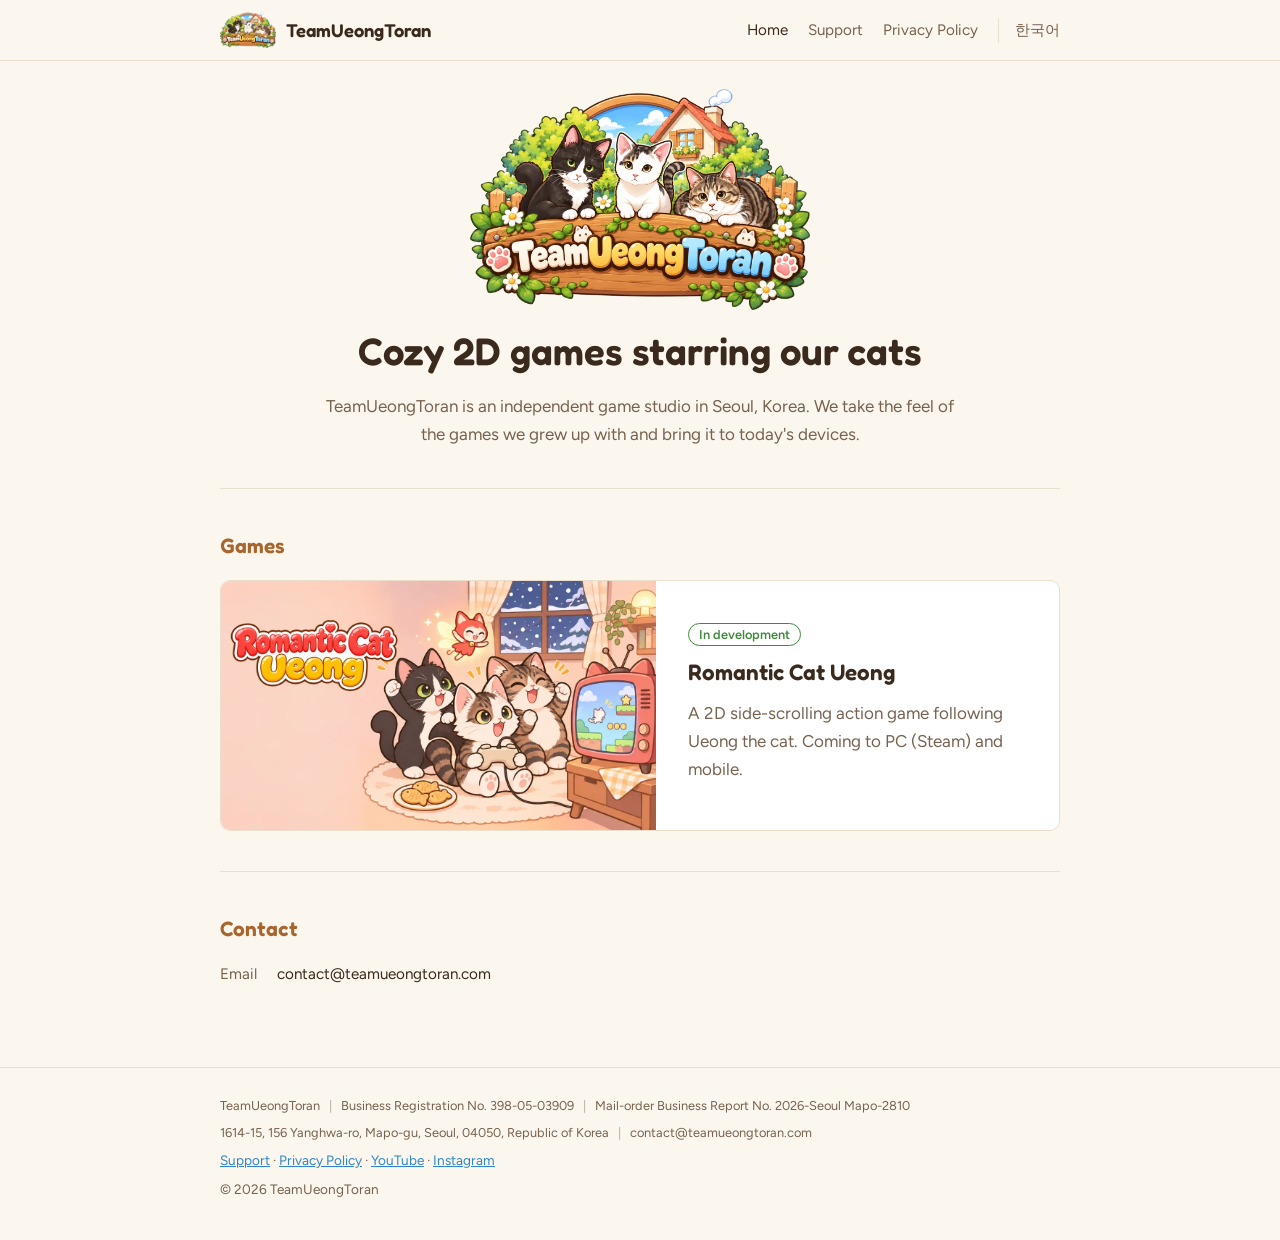
<file: index.html>
<!doctype html>
<html lang="en">
<head>
<meta charset="utf-8">
<meta name="viewport" content="width=device-width, initial-scale=1, viewport-fit=cover">
<title>TeamUeongToran</title>
<meta name="description" content="TeamUeongToran is an independent game studio in Seoul, Korea, making cozy 2D games starring cats.">
<meta property="og:title" content="TeamUeongToran">
<meta property="og:description" content="An independent game studio in Seoul making 2D games starring cats.">
<meta property="og:image" content="https://teamueongtoran.com/logo.webp">
<link rel="icon" href="logo-sm.png" type="image/png">
<link rel="stylesheet" href="style.css">
<link rel="alternate" hreflang="en" href="https://teamueongtoran.com/">
<link rel="alternate" hreflang="ko" href="https://teamueongtoran.com/ko/">
<link rel="alternate" hreflang="x-default" href="https://teamueongtoran.com/">
<script src="lang.js"></script>
</head>
<body>
<header class="site">
  <div class="wrap">
    <a class="brand" href="./"><img src="logo-sm.png" alt="" width="56" height="36"><span>TeamUeongToran</span></a>
    <nav class="site" aria-label="Site">
      <a href="./" aria-current="page">Home</a>
      <a href="support.html">Support</a>
      <a href="privacy.html">Privacy Policy</a>
      <a class="lang" href="ko/" hreflang="ko" lang="ko">한국어</a>
    </nav>
  </div>
</header>

<main class="wrap">
  <section class="hero">
    <img class="logo" src="logo.webp" alt="TeamUeongToran logo: three cats looking over a wooden sign" width="1200" height="780">
    <h1>Cozy 2D games starring our cats</h1>
    <p>TeamUeongToran is an independent game studio in Seoul, Korea. We take the feel of the games we grew up with and bring it to today's devices.</p>
  </section>

  <section class="block" aria-labelledby="games">
    <h2 id="games">Games</h2>
    <article class="game">
      <picture>
        <source media="(max-width: 600px)" srcset="romantic-cat-ueong-capsule-vertical.webp" width="748" height="896">
        <img class="shot" src="romantic-cat-ueong-capsule.webp" alt="Romantic Cat Ueong key art: three cats cheer together while one plays a retro platformer on a cat-eared TV, and a small red fairy cat flies above them" width="1200" height="688" loading="lazy">
      </picture>
      <div class="body">
        <span class="status">In development</span>
        <h3>Romantic Cat Ueong</h3>
        <p>A 2D side-scrolling action game following Ueong the cat. Coming to PC (Steam) and mobile.</p>
      </div>
    </article>
  </section>

  <section class="block" aria-labelledby="contact">
    <h2 id="contact">Contact</h2>
    <dl class="info">
      <dt>Email</dt><dd>contact@teamueongtoran.com</dd>
    </dl>
  </section>
</main>

<footer class="site">
  <div class="wrap">
    <p class="biz"><span>TeamUeongToran</span><span>Business Registration <span class="nb">No. 398-05-03909</span></span><span>Mail-order Business Report <span class="nb">No. 2026-Seoul Mapo-2810</span></span></p>
    <p class="biz"><span>1614-15, 156 Yanghwa-ro, Mapo-gu, Seoul, 04050, <span class="nb">Republic of Korea</span></span><span>contact@teamueongtoran.com</span></p>
    <div><a href="support.html">Support</a> · <a href="privacy.html">Privacy Policy</a> · <a href="https://www.youtube.com/@TeamUeongToran" target="_blank" rel="noopener noreferrer">YouTube</a> · <a href="https://www.instagram.com/teamueongtoran" target="_blank" rel="noopener noreferrer">Instagram</a></div>
    <div>© 2026 TeamUeongToran</div>
  </div>
</footer>
</body>
</html>
</file>
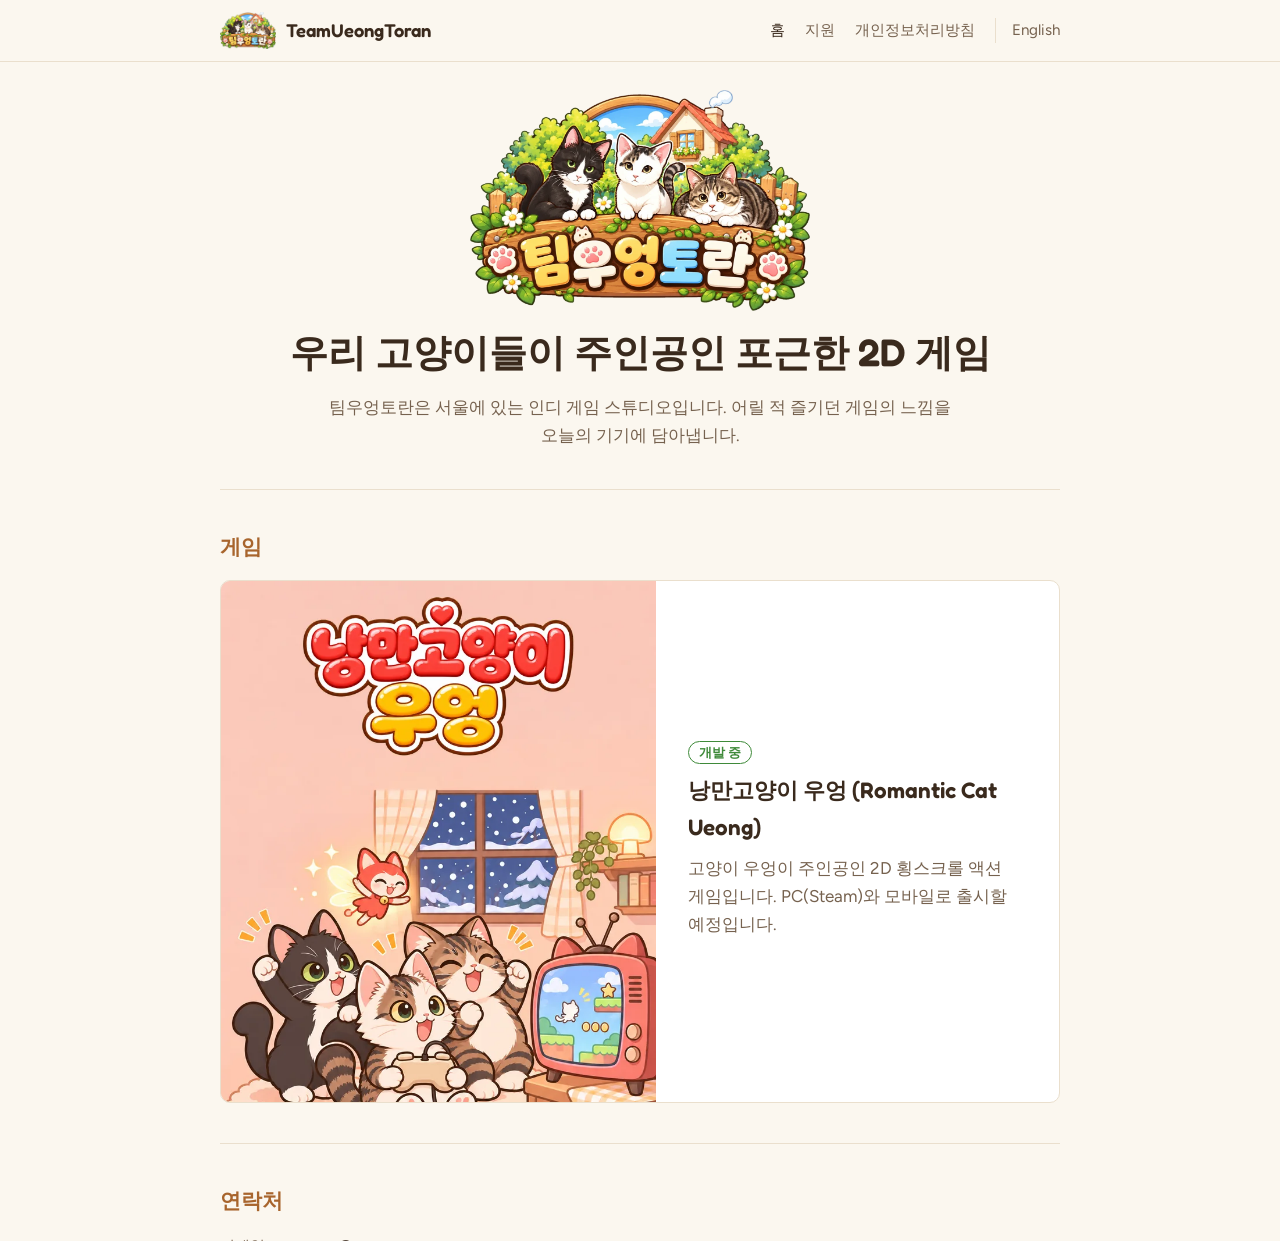
<file: ko/index.html>
<!doctype html>
<html lang="ko">
<head>
<meta charset="utf-8">
<meta name="viewport" content="width=device-width, initial-scale=1, viewport-fit=cover">
<title>TeamUeongToran 팀우엉토란</title>
<meta name="description" content="팀우엉토란은 서울에 있는 인디 게임 스튜디오로, 고양이가 주인공인 포근한 2D 게임을 만듭니다.">
<meta property="og:title" content="TeamUeongToran 팀우엉토란">
<meta property="og:description" content="고양이가 주인공인 2D 게임을 만드는 서울의 인디 게임 스튜디오.">
<meta property="og:image" content="https://teamueongtoran.com/logo-ko.webp">
<link rel="icon" href="../logo-sm-ko.png" type="image/png">
<link rel="stylesheet" href="../style.css">
<link rel="alternate" hreflang="en" href="https://teamueongtoran.com/">
<link rel="alternate" hreflang="ko" href="https://teamueongtoran.com/ko/">
<link rel="alternate" hreflang="x-default" href="https://teamueongtoran.com/">
<script src="../lang.js"></script>
</head>
<body>
<header class="site">
  <div class="wrap">
    <a class="brand" href="./"><img src="../logo-sm-ko.png" alt="" width="56" height="36"><span>TeamUeongToran</span></a>
    <nav class="site" aria-label="사이트">
      <a href="./" aria-current="page">홈</a>
      <a href="support.html">지원</a>
      <a href="privacy.html">개인정보처리방침</a>
      <a class="lang" href="../" hreflang="en" lang="en">English</a>
    </nav>
  </div>
</header>

<main class="wrap">
  <section class="hero">
    <img class="logo" src="../logo-ko.webp" alt="팀우엉토란 로고: 나무 간판 너머를 바라보는 고양이 세 마리" width="1200" height="781">
    <h1>우리 고양이들이 주인공인 포근한 2D 게임</h1>
    <p>팀우엉토란은 서울에 있는 인디 게임 스튜디오입니다. 어릴 적 즐기던 게임의 느낌을 오늘의 기기에 담아냅니다.</p>
  </section>

  <section class="block" aria-labelledby="games">
    <h2 id="games">게임</h2>
    <article class="game">
      <picture>
        <source media="(max-width: 600px)" srcset="../romantic-cat-ueong-capsule-vertical-ko.webp" width="748" height="896">
        <img class="shot" src="../romantic-cat-ueong-capsule-ko.webp" alt="낭만고양이 우엉 대표 이미지: 고양이 세 마리가 함께 환호하며 한 마리가 고양이 귀가 달린 TV로 레트로 플랫폼 게임을 하고, 작은 빨간 요정 고양이가 위에서 날고 있다" width="1200" height="688" loading="lazy">
      </picture>
      <div class="body">
        <span class="status">개발 중</span>
        <h3>낭만고양이 우엉 (Romantic Cat Ueong)</h3>
        <p>고양이 우엉이 주인공인 2D 횡스크롤 액션 게임입니다. PC(Steam)와 모바일로 출시할 예정입니다.</p>
      </div>
    </article>
  </section>

  <section class="block" aria-labelledby="contact">
    <h2 id="contact">연락처</h2>
    <dl class="info">
      <dt>이메일</dt><dd>contact@teamueongtoran.com</dd>
    </dl>
  </section>
</main>

<footer class="site">
  <div class="wrap">
    <p class="biz"><span>상호 팀우엉토란(TeamUeongToran)</span><span>사업자등록번호 <span class="nb">398-05-03909</span></span><span>통신판매업 신고번호 <span class="nb">제2026-서울마포-2810호</span></span></p>
    <p class="biz"><span>주소 서울특별시 마포구 양화로 156, 14층 1614-15호 (동교동, LG팰리스빌딩)</span><span>이메일 contact@teamueongtoran.com</span></p>
    <div><a href="support.html">지원</a> · <a href="privacy.html">개인정보처리방침</a> · <a href="https://www.youtube.com/@TeamUeongToran" target="_blank" rel="noopener noreferrer">YouTube</a> · <a href="https://www.instagram.com/teamueongtoran" target="_blank" rel="noopener noreferrer">Instagram</a></div>
    <div>© 2026 TeamUeongToran</div>
  </div>
</footer>
</body>
</html>
</file>
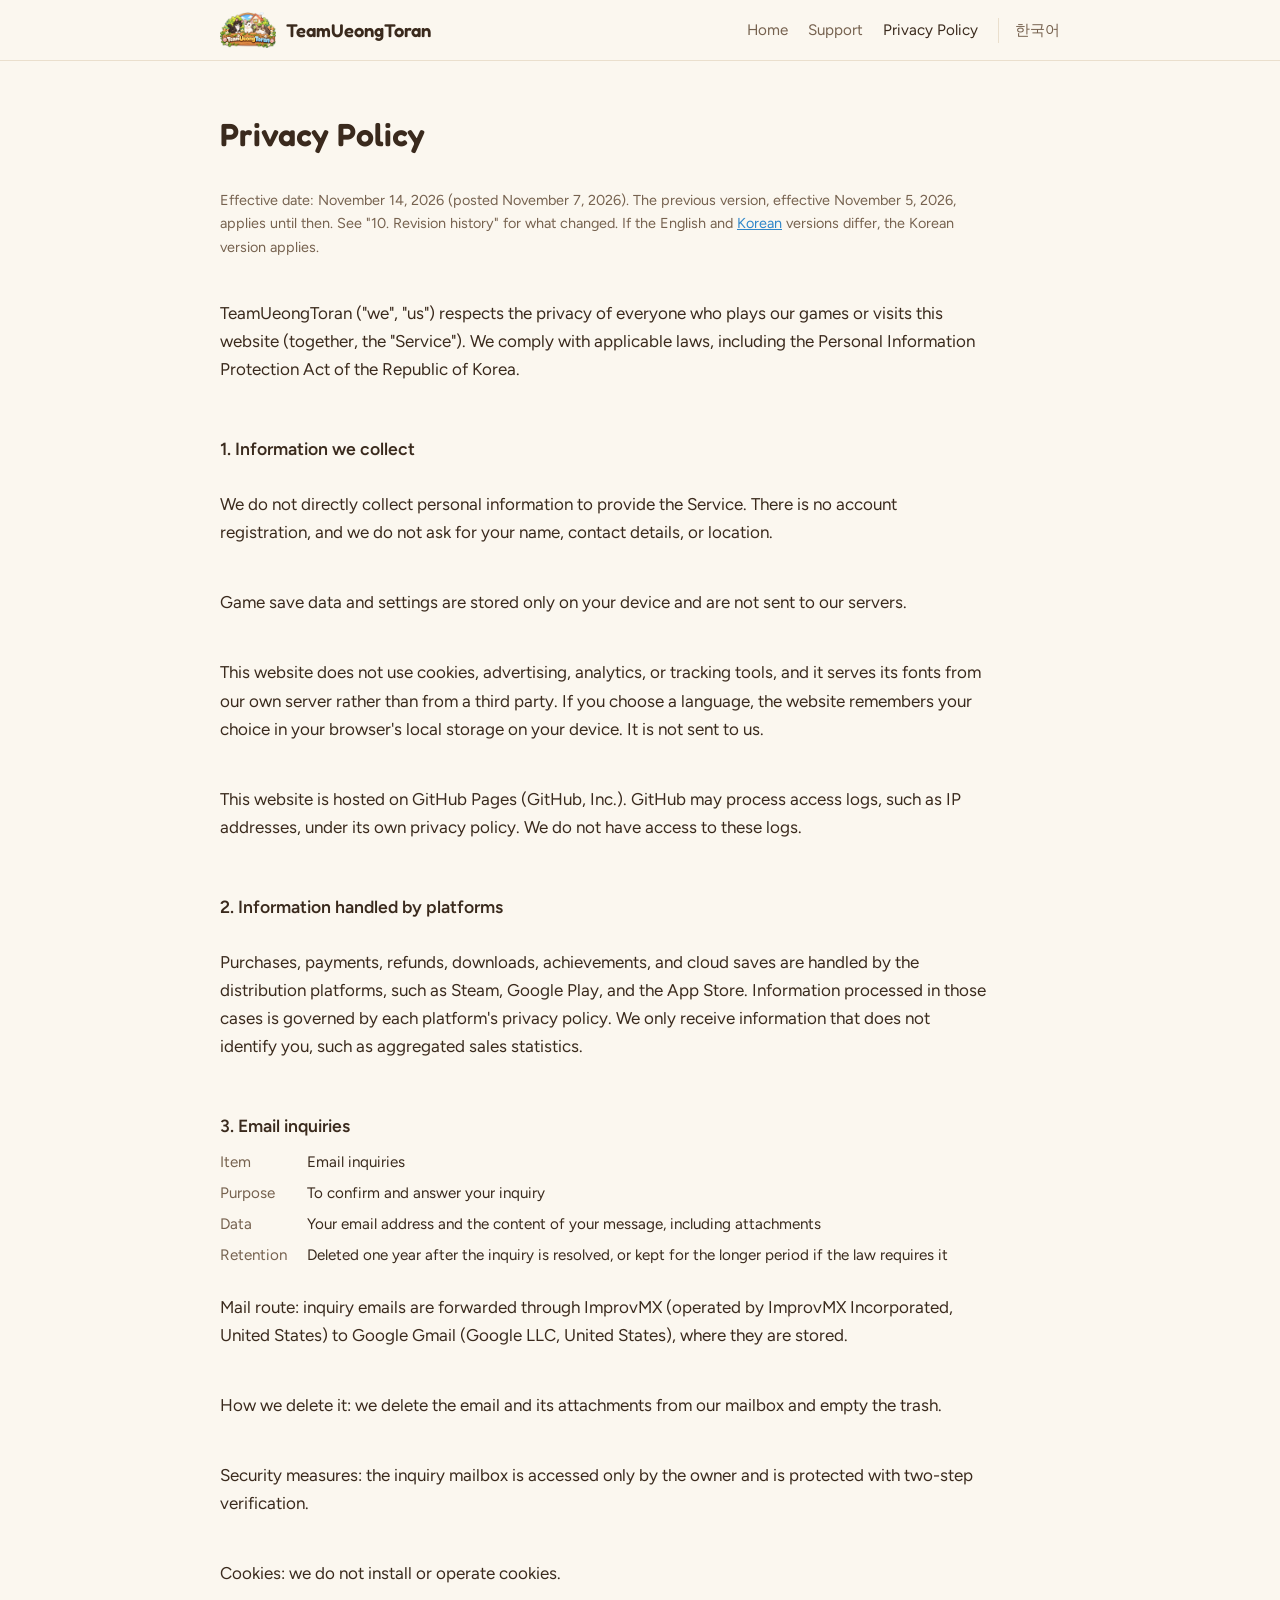
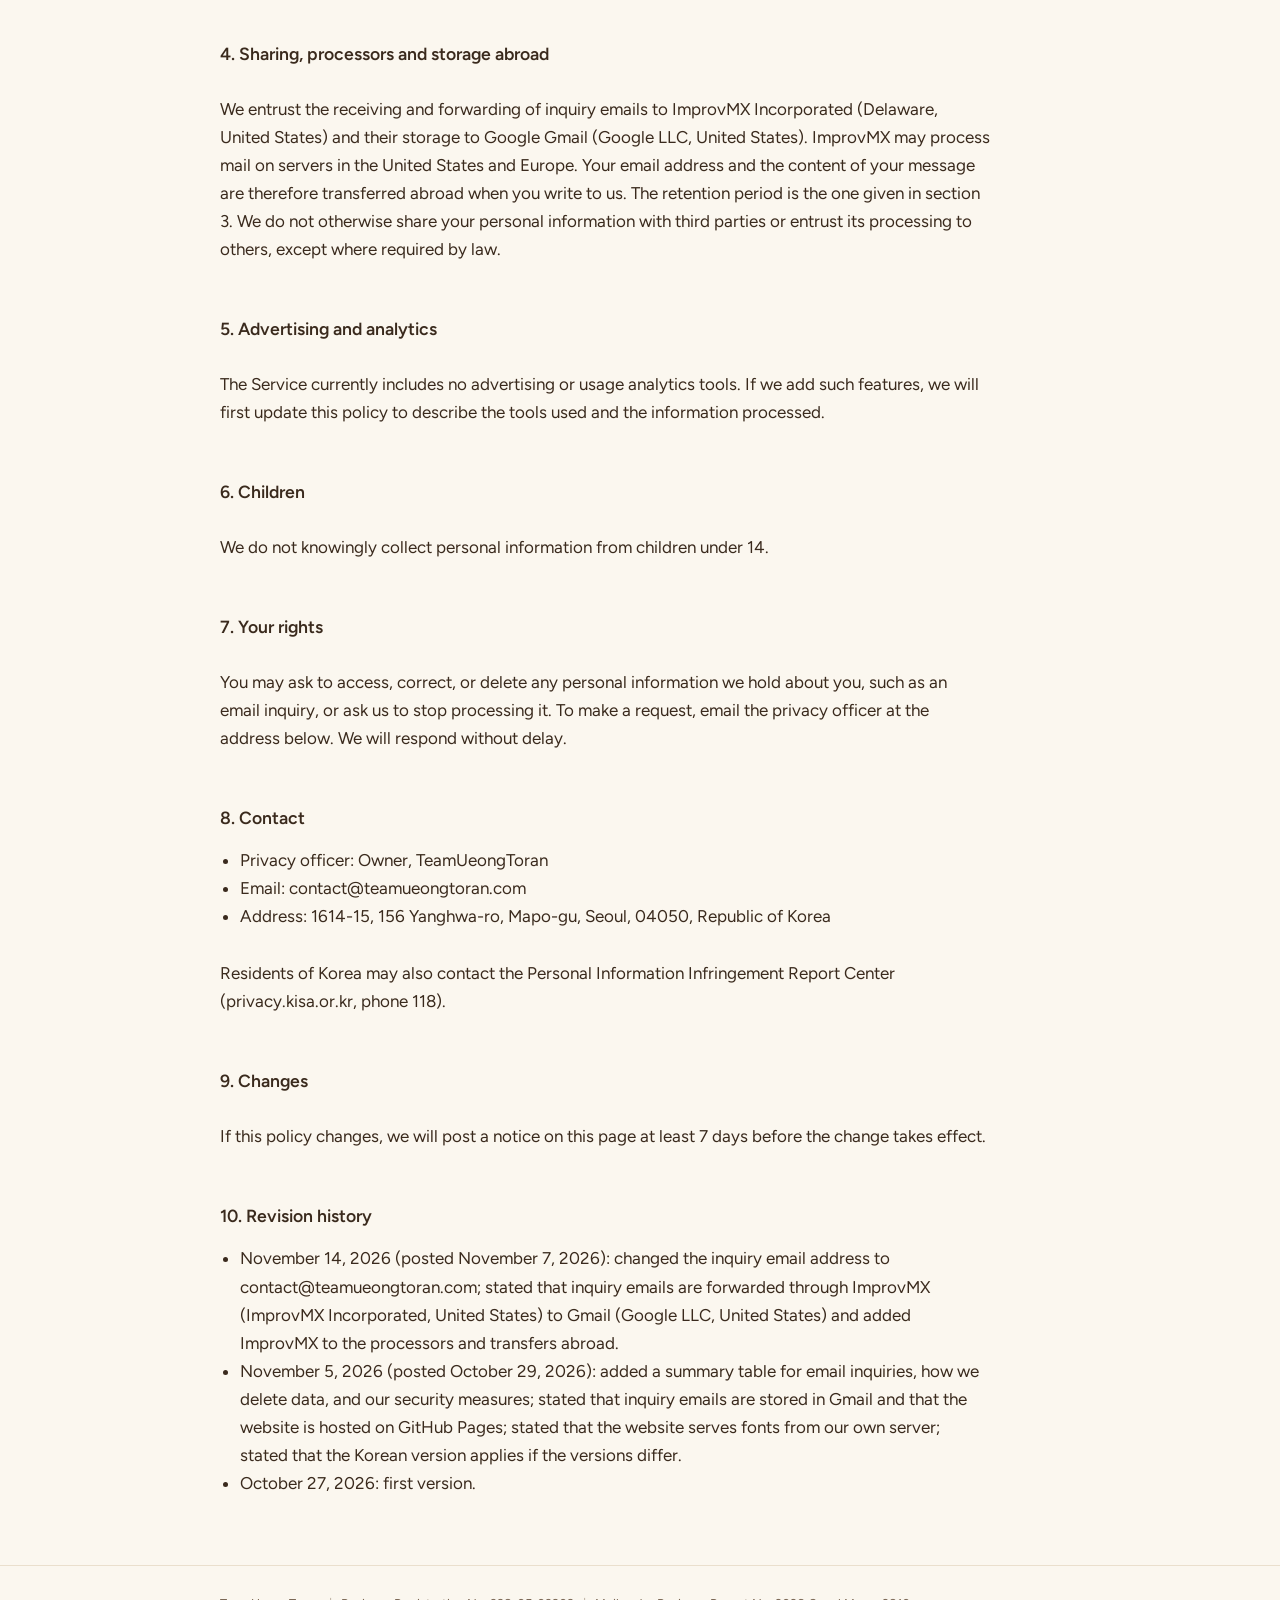
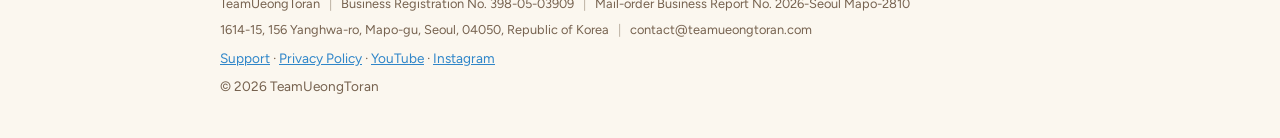
<file: privacy.html>
<!doctype html>
<html lang="en">
<head>
<meta charset="utf-8">
<meta name="viewport" content="width=device-width, initial-scale=1, viewport-fit=cover">
<title>Privacy Policy · TeamUeongToran</title>
<meta name="description" content="Privacy Policy for games and services by TeamUeongToran">
<link rel="icon" href="logo-sm.png" type="image/png">
<link rel="stylesheet" href="style.css">
<link rel="alternate" hreflang="en" href="https://teamueongtoran.com/privacy.html">
<link rel="alternate" hreflang="ko" href="https://teamueongtoran.com/ko/privacy.html">
<link rel="alternate" hreflang="x-default" href="https://teamueongtoran.com/privacy.html">
<script src="lang.js"></script>
</head>
<body>
<header class="site">
  <div class="wrap">
    <a class="brand" href="./"><img src="logo-sm.png" alt="" width="56" height="36"><span>TeamUeongToran</span></a>
    <nav class="site" aria-label="Site">
      <a href="./">Home</a>
      <a href="support.html">Support</a>
      <a href="privacy.html" aria-current="page">Privacy Policy</a>
      <a class="lang" href="ko/privacy.html" hreflang="ko" lang="ko">한국어</a>
    </nav>
  </div>
</header>

<main class="wrap">
  <article class="policy">
    <h1>Privacy Policy</h1>
    <p class="meta">Effective date: November 14, 2026 (posted November 7, 2026). The previous version, effective November 5, 2026, applies until then. See "10. Revision history" for what changed. If the English and <a href="ko/privacy.html">Korean</a> versions differ, the Korean version applies.</p>

    <p>TeamUeongToran ("we", "us") respects the privacy of everyone who plays our games or visits this website (together, the "Service"). We comply with applicable laws, including the Personal Information Protection Act of the Republic of Korea.</p>

    <h2>1. Information we collect</h2>
    <p>We do not directly collect personal information to provide the Service. There is no account registration, and we do not ask for your name, contact details, or location.</p>
    <p>Game save data and settings are stored only on your device and are not sent to our servers.</p>
    <p>This website does not use cookies, advertising, analytics, or tracking tools, and it serves its fonts from our own server rather than from a third party. If you choose a language, the website remembers your choice in your browser's local storage on your device. It is not sent to us.</p>
    <p>This website is hosted on GitHub Pages (GitHub, Inc.). GitHub may process access logs, such as IP addresses, under its own privacy policy. We do not have access to these logs.</p>

    <h2>2. Information handled by platforms</h2>
    <p>Purchases, payments, refunds, downloads, achievements, and cloud saves are handled by the distribution platforms, such as Steam, Google Play, and the App Store. Information processed in those cases is governed by each platform's privacy policy. We only receive information that does not identify you, such as aggregated sales statistics.</p>

    <h2>3. Email inquiries</h2>
    <dl class="info">
      <dt>Item</dt><dd>Email inquiries</dd>
      <dt>Purpose</dt><dd>To confirm and answer your inquiry</dd>
      <dt>Data</dt><dd>Your email address and the content of your message, including attachments</dd>
      <dt>Retention</dt><dd>Deleted one year after the inquiry is resolved, or kept for the longer period if the law requires it</dd>
    </dl>
    <p>Mail route: inquiry emails are forwarded through ImprovMX (operated by ImprovMX Incorporated, United States) to Google Gmail (Google LLC, United States), where they are stored.</p>
    <p>How we delete it: we delete the email and its attachments from our mailbox and empty the trash.</p>
    <p>Security measures: the inquiry mailbox is accessed only by the owner and is protected with two-step verification.</p>
    <p>Cookies: we do not install or operate cookies.</p>

    <h2>4. Sharing, processors and storage abroad</h2>
    <p>We entrust the receiving and forwarding of inquiry emails to ImprovMX Incorporated (Delaware, United States) and their storage to Google Gmail (Google LLC, United States). ImprovMX may process mail on servers in the United States and Europe. Your email address and the content of your message are therefore transferred abroad when you write to us. The retention period is the one given in section 3. We do not otherwise share your personal information with third parties or entrust its processing to others, except where required by law.</p>

    <h2>5. Advertising and analytics</h2>
    <p>The Service currently includes no advertising or usage analytics tools. If we add such features, we will first update this policy to describe the tools used and the information processed.</p>

    <h2>6. Children</h2>
    <p>We do not knowingly collect personal information from children under 14.</p>

    <h2>7. Your rights</h2>
    <p>You may ask to access, correct, or delete any personal information we hold about you, such as an email inquiry, or ask us to stop processing it. To make a request, email the privacy officer at the address below. We will respond without delay.</p>

    <h2>8. Contact</h2>
    <ul>
      <li>Privacy officer: Owner, TeamUeongToran</li>
      <li>Email: contact@teamueongtoran.com</li>
      <li>Address: 1614-15, 156 Yanghwa-ro, Mapo-gu, Seoul, 04050, Republic of Korea</li>
    </ul>
    <p>Residents of Korea may also contact the Personal Information Infringement Report Center (privacy.kisa.or.kr, phone 118).</p>

    <h2>9. Changes</h2>
    <p>If this policy changes, we will post a notice on this page at least 7 days before the change takes effect.</p>

    <h2>10. Revision history</h2>
    <ul>
      <li>November 14, 2026 (posted November 7, 2026): changed the inquiry email address to contact@teamueongtoran.com; stated that inquiry emails are forwarded through ImprovMX (ImprovMX Incorporated, United States) to Gmail (Google LLC, United States) and added ImprovMX to the processors and transfers abroad.</li>
      <li>November 5, 2026 (posted October 29, 2026): added a summary table for email inquiries, how we delete data, and our security measures; stated that inquiry emails are stored in Gmail and that the website is hosted on GitHub Pages; stated that the website serves fonts from our own server; stated that the Korean version applies if the versions differ.</li>
      <li>October 27, 2026: first version.</li>
    </ul>
  </article>
</main>

<footer class="site">
  <div class="wrap">
    <p class="biz"><span>TeamUeongToran</span><span>Business Registration <span class="nb">No. 398-05-03909</span></span><span>Mail-order Business Report <span class="nb">No. 2026-Seoul Mapo-2810</span></span></p>
    <p class="biz"><span>1614-15, 156 Yanghwa-ro, Mapo-gu, Seoul, 04050, <span class="nb">Republic of Korea</span></span><span>contact@teamueongtoran.com</span></p>
    <div><a href="support.html">Support</a> · <a href="privacy.html">Privacy Policy</a> · <a href="https://www.youtube.com/@TeamUeongToran" target="_blank" rel="noopener noreferrer">YouTube</a> · <a href="https://www.instagram.com/teamueongtoran" target="_blank" rel="noopener noreferrer">Instagram</a></div>
    <div>© 2026 TeamUeongToran</div>
  </div>
</footer>
</body>
</html>
</file>
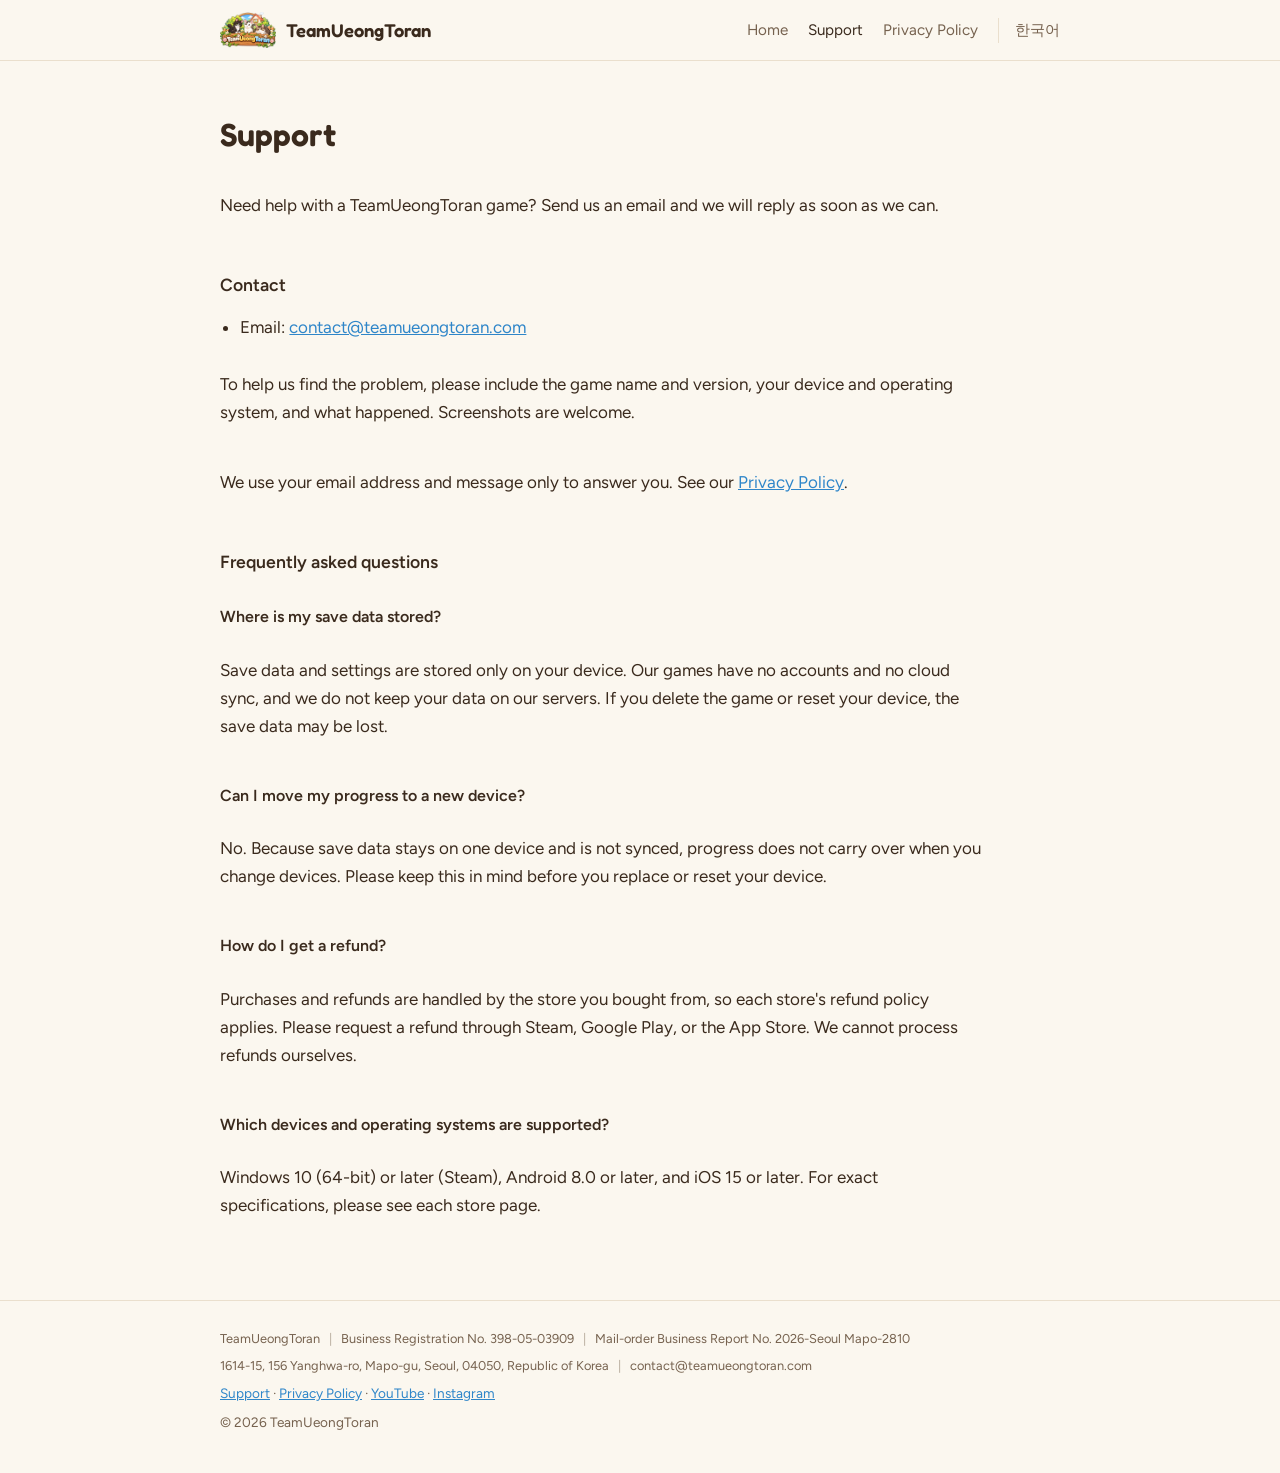
<file: support.html>
<!doctype html>
<html lang="en">
<head>
<meta charset="utf-8">
<meta name="viewport" content="width=device-width, initial-scale=1, viewport-fit=cover">
<title>Support · TeamUeongToran</title>
<meta name="description" content="Contact and frequently asked questions for games by TeamUeongToran">
<link rel="icon" href="logo-sm.png" type="image/png">
<link rel="stylesheet" href="style.css">
<link rel="alternate" hreflang="en" href="https://teamueongtoran.com/support.html">
<link rel="alternate" hreflang="ko" href="https://teamueongtoran.com/ko/support.html">
<link rel="alternate" hreflang="x-default" href="https://teamueongtoran.com/support.html">
<script src="lang.js"></script>
</head>
<body>
<header class="site">
  <div class="wrap">
    <a class="brand" href="./"><img src="logo-sm.png" alt="" width="56" height="36"><span>TeamUeongToran</span></a>
    <nav class="site" aria-label="Site">
      <a href="./">Home</a>
      <a href="support.html" aria-current="page">Support</a>
      <a href="privacy.html">Privacy Policy</a>
      <a class="lang" href="ko/support.html" hreflang="ko" lang="ko">한국어</a>
    </nav>
  </div>
</header>

<main class="wrap">
  <article class="policy">
    <h1>Support</h1>
    <p>Need help with a TeamUeongToran game? Send us an email and we will reply as soon as we can.</p>

    <h2>Contact</h2>
    <ul>
      <li>Email: <a href="mailto:contact@teamueongtoran.com">contact@teamueongtoran.com</a></li>
    </ul>
    <p>To help us find the problem, please include the game name and version, your device and operating system, and what happened. Screenshots are welcome.</p>
    <p>We use your email address and message only to answer you. See our <a href="privacy.html">Privacy Policy</a>.</p>

    <h2>Frequently asked questions</h2>

    <h3>Where is my save data stored?</h3>
    <p>Save data and settings are stored only on your device. Our games have no accounts and no cloud sync, and we do not keep your data on our servers. If you delete the game or reset your device, the save data may be lost.</p>

    <h3>Can I move my progress to a new device?</h3>
    <p>No. Because save data stays on one device and is not synced, progress does not carry over when you change devices. Please keep this in mind before you replace or reset your device.</p>

    <h3>How do I get a refund?</h3>
    <p>Purchases and refunds are handled by the store you bought from, so each store's refund policy applies. Please request a refund through Steam, Google Play, or the App Store. We cannot process refunds ourselves.</p>

    <h3>Which devices and operating systems are supported?</h3>
    <p>Windows 10 (64-bit) or later (Steam), Android 8.0 or later, and iOS 15 or later. For exact specifications, please see each store page.</p>
  </article>
</main>

<footer class="site">
  <div class="wrap">
    <p class="biz"><span>TeamUeongToran</span><span>Business Registration <span class="nb">No. 398-05-03909</span></span><span>Mail-order Business Report <span class="nb">No. 2026-Seoul Mapo-2810</span></span></p>
    <p class="biz"><span>1614-15, 156 Yanghwa-ro, Mapo-gu, Seoul, 04050, <span class="nb">Republic of Korea</span></span><span>contact@teamueongtoran.com</span></p>
    <div><a href="support.html">Support</a> · <a href="privacy.html">Privacy Policy</a> · <a href="https://www.youtube.com/@TeamUeongToran" target="_blank" rel="noopener noreferrer">YouTube</a> · <a href="https://www.instagram.com/teamueongtoran" target="_blank" rel="noopener noreferrer">Instagram</a></div>
    <div>© 2026 TeamUeongToran</div>
  </div>
</footer>
</body>
</html>
</file>
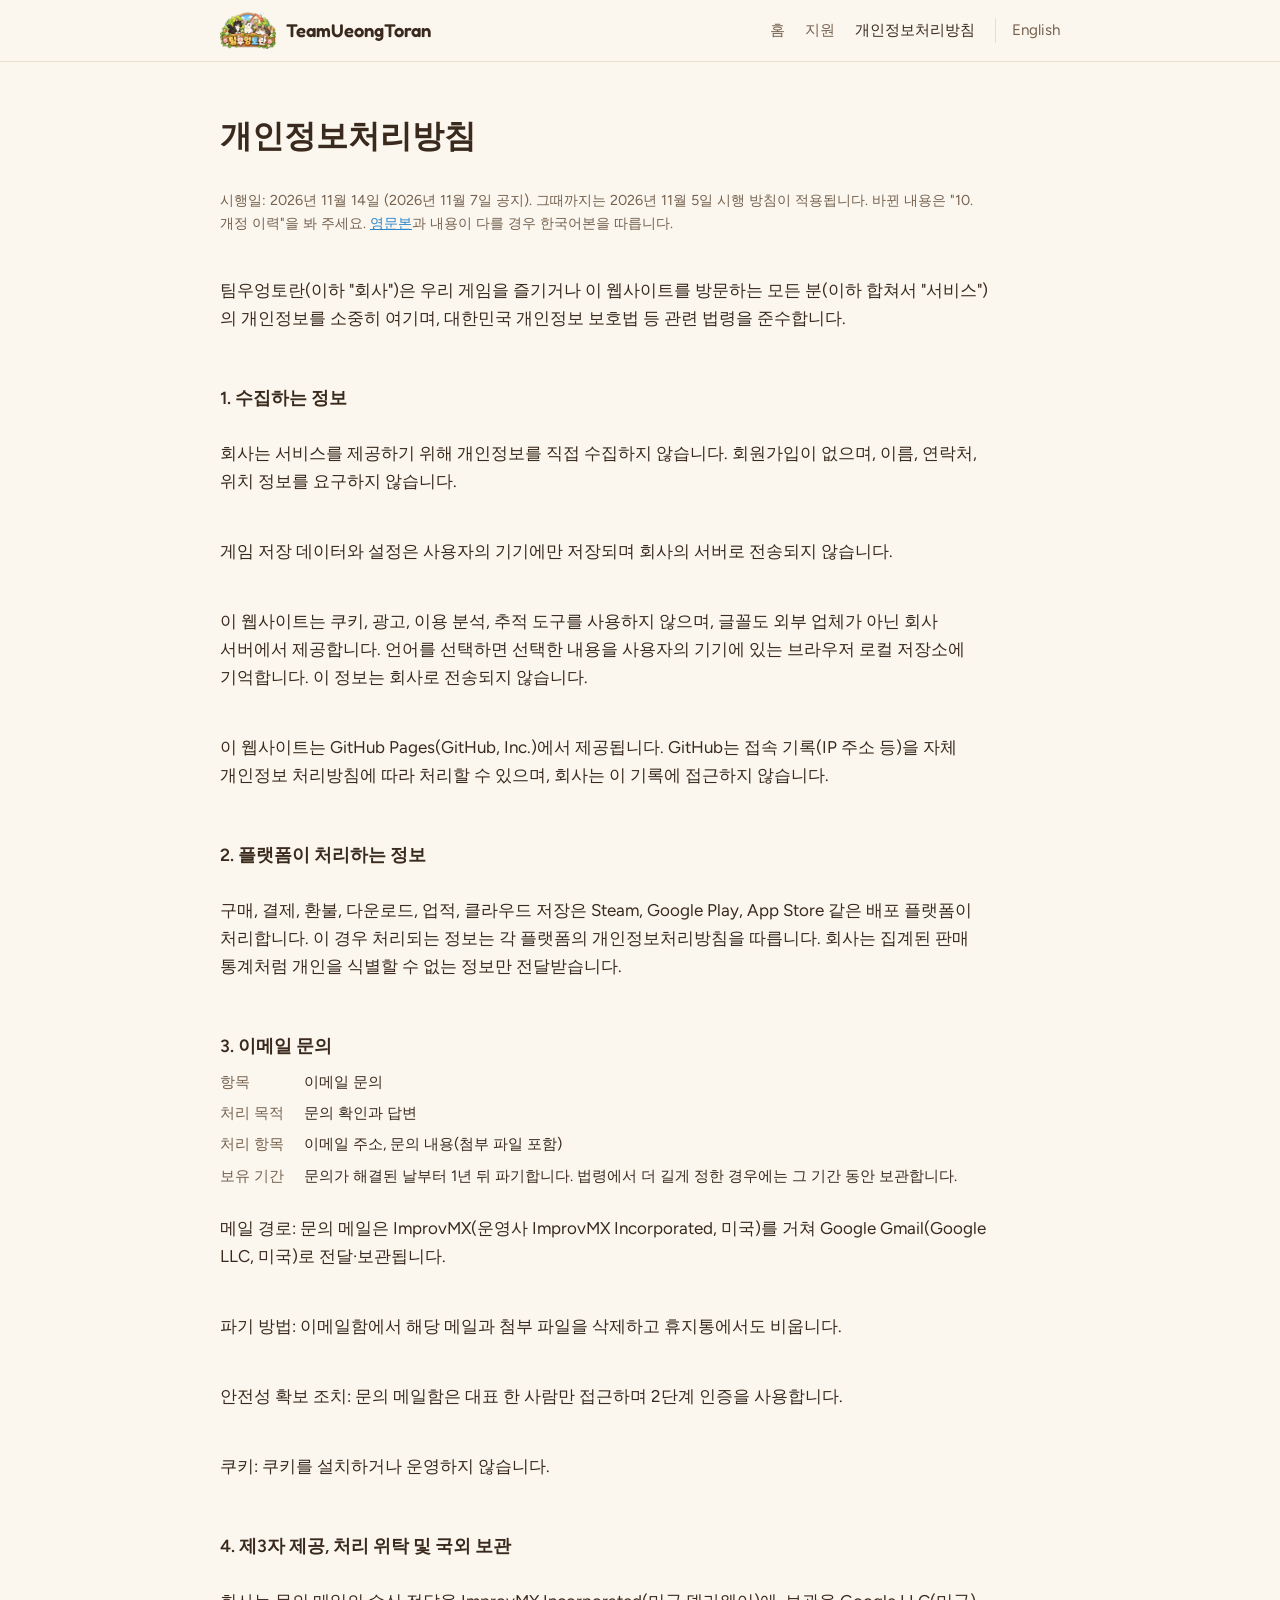
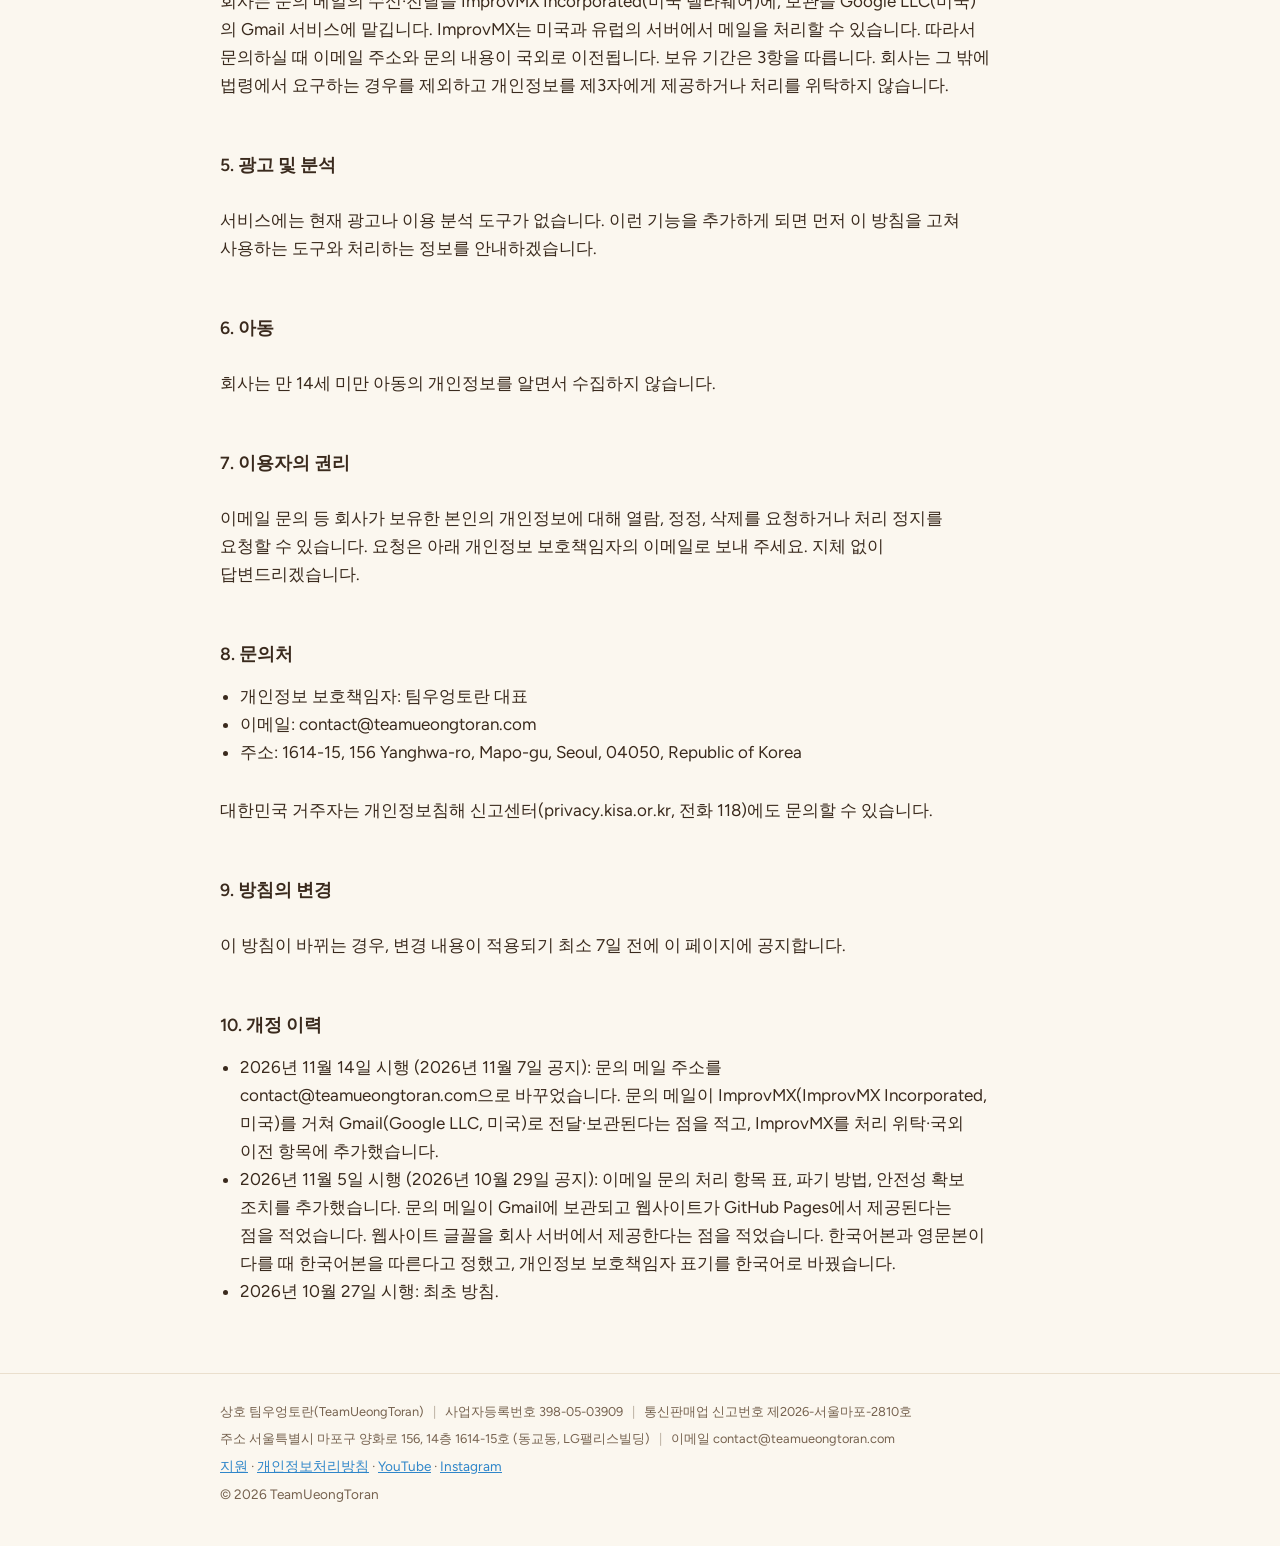
<file: ko/privacy.html>
<!doctype html>
<html lang="ko">
<head>
<meta charset="utf-8">
<meta name="viewport" content="width=device-width, initial-scale=1, viewport-fit=cover">
<title>개인정보처리방침 · TeamUeongToran</title>
<meta name="description" content="팀우엉토란 게임 및 서비스의 개인정보처리방침">
<link rel="icon" href="../logo-sm-ko.png" type="image/png">
<link rel="stylesheet" href="../style.css">
<link rel="alternate" hreflang="en" href="https://teamueongtoran.com/privacy.html">
<link rel="alternate" hreflang="ko" href="https://teamueongtoran.com/ko/privacy.html">
<link rel="alternate" hreflang="x-default" href="https://teamueongtoran.com/privacy.html">
<script src="../lang.js"></script>
</head>
<body>
<header class="site">
  <div class="wrap">
    <a class="brand" href="./"><img src="../logo-sm-ko.png" alt="" width="56" height="36"><span>TeamUeongToran</span></a>
    <nav class="site" aria-label="사이트">
      <a href="./">홈</a>
      <a href="support.html">지원</a>
      <a href="privacy.html" aria-current="page">개인정보처리방침</a>
      <a class="lang" href="../privacy.html" hreflang="en" lang="en">English</a>
    </nav>
  </div>
</header>

<main class="wrap">
  <article class="policy">
    <h1>개인정보처리방침</h1>
    <p class="meta">시행일: 2026년 11월 14일 (2026년 11월 7일 공지). 그때까지는 2026년 11월 5일 시행 방침이 적용됩니다. 바뀐 내용은 "10. 개정 이력"을 봐 주세요. <a href="../privacy.html">영문본</a>과 내용이 다를 경우 한국어본을 따릅니다.</p>

    <p>팀우엉토란(이하 "회사")은 우리 게임을 즐기거나 이 웹사이트를 방문하는 모든 분(이하 합쳐서 "서비스")의 개인정보를 소중히 여기며, 대한민국 개인정보 보호법 등 관련 법령을 준수합니다.</p>

    <h2>1. 수집하는 정보</h2>
    <p>회사는 서비스를 제공하기 위해 개인정보를 직접 수집하지 않습니다. 회원가입이 없으며, 이름, 연락처, 위치 정보를 요구하지 않습니다.</p>
    <p>게임 저장 데이터와 설정은 사용자의 기기에만 저장되며 회사의 서버로 전송되지 않습니다.</p>
    <p>이 웹사이트는 쿠키, 광고, 이용 분석, 추적 도구를 사용하지 않으며, 글꼴도 외부 업체가 아닌 회사 서버에서 제공합니다. 언어를 선택하면 선택한 내용을 사용자의 기기에 있는 브라우저 로컬 저장소에 기억합니다. 이 정보는 회사로 전송되지 않습니다.</p>
    <p>이 웹사이트는 GitHub Pages(GitHub, Inc.)에서 제공됩니다. GitHub는 접속 기록(IP 주소 등)을 자체 개인정보 처리방침에 따라 처리할 수 있으며, 회사는 이 기록에 접근하지 않습니다.</p>

    <h2>2. 플랫폼이 처리하는 정보</h2>
    <p>구매, 결제, 환불, 다운로드, 업적, 클라우드 저장은 Steam, Google Play, App Store 같은 배포 플랫폼이 처리합니다. 이 경우 처리되는 정보는 각 플랫폼의 개인정보처리방침을 따릅니다. 회사는 집계된 판매 통계처럼 개인을 식별할 수 없는 정보만 전달받습니다.</p>

    <h2>3. 이메일 문의</h2>
    <dl class="info">
      <dt>항목</dt><dd>이메일 문의</dd>
      <dt>처리 목적</dt><dd>문의 확인과 답변</dd>
      <dt>처리 항목</dt><dd>이메일 주소, 문의 내용(첨부 파일 포함)</dd>
      <dt>보유 기간</dt><dd>문의가 해결된 날부터 1년 뒤 파기합니다. 법령에서 더 길게 정한 경우에는 그 기간 동안 보관합니다.</dd>
    </dl>
    <p>메일 경로: 문의 메일은 ImprovMX(운영사 ImprovMX Incorporated, 미국)를 거쳐 Google Gmail(Google LLC, 미국)로 전달·보관됩니다.</p>
    <p>파기 방법: 이메일함에서 해당 메일과 첨부 파일을 삭제하고 휴지통에서도 비웁니다.</p>
    <p>안전성 확보 조치: 문의 메일함은 대표 한 사람만 접근하며 2단계 인증을 사용합니다.</p>
    <p>쿠키: 쿠키를 설치하거나 운영하지 않습니다.</p>

    <h2>4. 제3자 제공, 처리 위탁 및 국외 보관</h2>
    <p>회사는 문의 메일의 수신·전달을 ImprovMX Incorporated(미국 델라웨어)에, 보관을 Google LLC(미국)의 Gmail 서비스에 맡깁니다. ImprovMX는 미국과 유럽의 서버에서 메일을 처리할 수 있습니다. 따라서 문의하실 때 이메일 주소와 문의 내용이 국외로 이전됩니다. 보유 기간은 3항을 따릅니다. 회사는 그 밖에 법령에서 요구하는 경우를 제외하고 개인정보를 제3자에게 제공하거나 처리를 위탁하지 않습니다.</p>

    <h2>5. 광고 및 분석</h2>
    <p>서비스에는 현재 광고나 이용 분석 도구가 없습니다. 이런 기능을 추가하게 되면 먼저 이 방침을 고쳐 사용하는 도구와 처리하는 정보를 안내하겠습니다.</p>

    <h2>6. 아동</h2>
    <p>회사는 만 14세 미만 아동의 개인정보를 알면서 수집하지 않습니다.</p>

    <h2>7. 이용자의 권리</h2>
    <p>이메일 문의 등 회사가 보유한 본인의 개인정보에 대해 열람, 정정, 삭제를 요청하거나 처리 정지를 요청할 수 있습니다. 요청은 아래 개인정보 보호책임자의 이메일로 보내 주세요. 지체 없이 답변드리겠습니다.</p>

    <h2>8. 문의처</h2>
    <ul>
      <li>개인정보 보호책임자: 팀우엉토란 대표</li>
      <li>이메일: contact@teamueongtoran.com</li>
      <li>주소: 1614-15, 156 Yanghwa-ro, Mapo-gu, Seoul, 04050, Republic of Korea</li>
    </ul>
    <p>대한민국 거주자는 개인정보침해 신고센터(privacy.kisa.or.kr, 전화 118)에도 문의할 수 있습니다.</p>

    <h2>9. 방침의 변경</h2>
    <p>이 방침이 바뀌는 경우, 변경 내용이 적용되기 최소 7일 전에 이 페이지에 공지합니다.</p>

    <h2>10. 개정 이력</h2>
    <ul>
      <li>2026년 11월 14일 시행 (2026년 11월 7일 공지): 문의 메일 주소를 contact@teamueongtoran.com으로 바꾸었습니다. 문의 메일이 ImprovMX(ImprovMX Incorporated, 미국)를 거쳐 Gmail(Google LLC, 미국)로 전달·보관된다는 점을 적고, ImprovMX를 처리 위탁·국외 이전 항목에 추가했습니다.</li>
      <li>2026년 11월 5일 시행 (2026년 10월 29일 공지): 이메일 문의 처리 항목 표, 파기 방법, 안전성 확보 조치를 추가했습니다. 문의 메일이 Gmail에 보관되고 웹사이트가 GitHub Pages에서 제공된다는 점을 적었습니다. 웹사이트 글꼴을 회사 서버에서 제공한다는 점을 적었습니다. 한국어본과 영문본이 다를 때 한국어본을 따른다고 정했고, 개인정보 보호책임자 표기를 한국어로 바꿨습니다.</li>
      <li>2026년 10월 27일 시행: 최초 방침.</li>
    </ul>
  </article>
</main>

<footer class="site">
  <div class="wrap">
    <p class="biz"><span>상호 팀우엉토란(TeamUeongToran)</span><span>사업자등록번호 <span class="nb">398-05-03909</span></span><span>통신판매업 신고번호 <span class="nb">제2026-서울마포-2810호</span></span></p>
    <p class="biz"><span>주소 서울특별시 마포구 양화로 156, 14층 1614-15호 (동교동, LG팰리스빌딩)</span><span>이메일 contact@teamueongtoran.com</span></p>
    <div><a href="support.html">지원</a> · <a href="privacy.html">개인정보처리방침</a> · <a href="https://www.youtube.com/@TeamUeongToran" target="_blank" rel="noopener noreferrer">YouTube</a> · <a href="https://www.instagram.com/teamueongtoran" target="_blank" rel="noopener noreferrer">Instagram</a></div>
    <div>© 2026 TeamUeongToran</div>
  </div>
</footer>
</body>
</html>
</file>
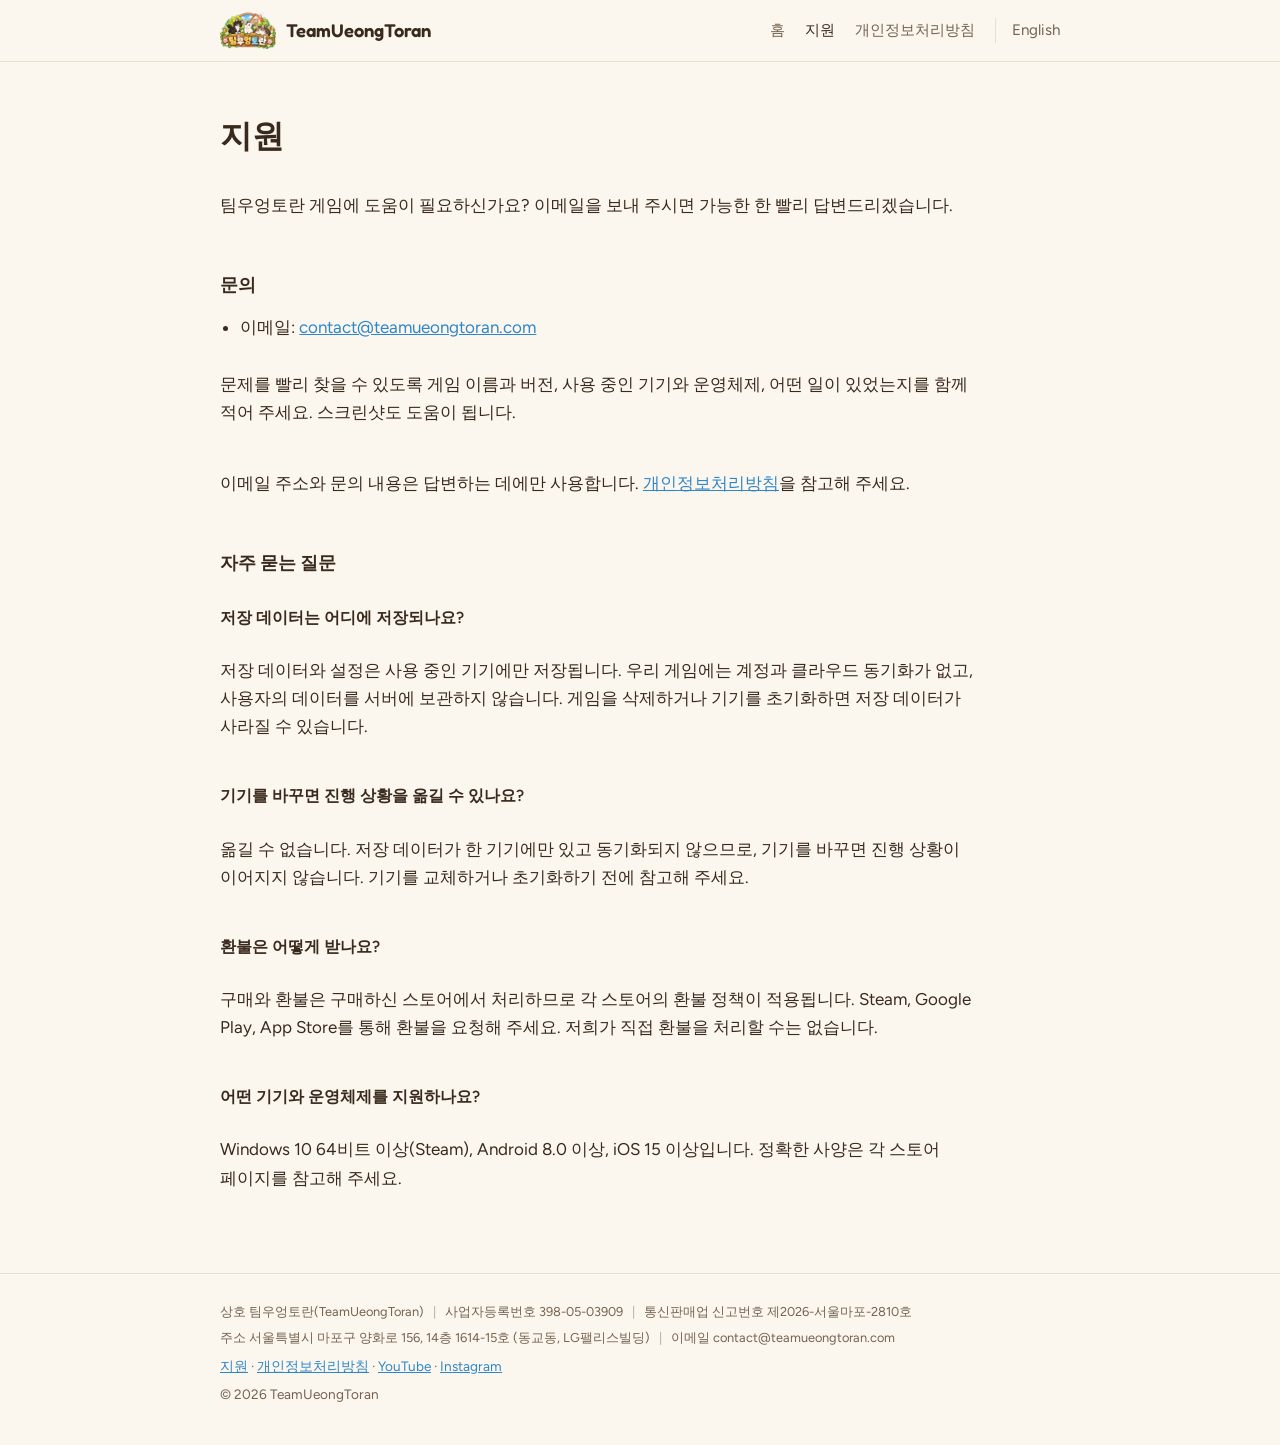
<file: ko/support.html>
<!doctype html>
<html lang="ko">
<head>
<meta charset="utf-8">
<meta name="viewport" content="width=device-width, initial-scale=1, viewport-fit=cover">
<title>지원 · TeamUeongToran</title>
<meta name="description" content="팀우엉토란 게임의 문의 방법과 자주 묻는 질문">
<link rel="icon" href="../logo-sm-ko.png" type="image/png">
<link rel="stylesheet" href="../style.css">
<link rel="alternate" hreflang="en" href="https://teamueongtoran.com/support.html">
<link rel="alternate" hreflang="ko" href="https://teamueongtoran.com/ko/support.html">
<link rel="alternate" hreflang="x-default" href="https://teamueongtoran.com/support.html">
<script src="../lang.js"></script>
</head>
<body>
<header class="site">
  <div class="wrap">
    <a class="brand" href="./"><img src="../logo-sm-ko.png" alt="" width="56" height="36"><span>TeamUeongToran</span></a>
    <nav class="site" aria-label="사이트">
      <a href="./">홈</a>
      <a href="support.html" aria-current="page">지원</a>
      <a href="privacy.html">개인정보처리방침</a>
      <a class="lang" href="../support.html" hreflang="en" lang="en">English</a>
    </nav>
  </div>
</header>

<main class="wrap">
  <article class="policy">
    <h1>지원</h1>
    <p>팀우엉토란 게임에 도움이 필요하신가요? 이메일을 보내 주시면 가능한 한 빨리 답변드리겠습니다.</p>

    <h2>문의</h2>
    <ul>
      <li>이메일: <a href="mailto:contact@teamueongtoran.com">contact@teamueongtoran.com</a></li>
    </ul>
    <p>문제를 빨리 찾을 수 있도록 게임 이름과 버전, 사용 중인 기기와 운영체제, 어떤 일이 있었는지를 함께 적어 주세요. 스크린샷도 도움이 됩니다.</p>
    <p>이메일 주소와 문의 내용은 답변하는 데에만 사용합니다. <a href="privacy.html">개인정보처리방침</a>을 참고해 주세요.</p>

    <h2>자주 묻는 질문</h2>

    <h3>저장 데이터는 어디에 저장되나요?</h3>
    <p>저장 데이터와 설정은 사용 중인 기기에만 저장됩니다. 우리 게임에는 계정과 클라우드 동기화가 없고, 사용자의 데이터를 서버에 보관하지 않습니다. 게임을 삭제하거나 기기를 초기화하면 저장 데이터가 사라질 수 있습니다.</p>

    <h3>기기를 바꾸면 진행 상황을 옮길 수 있나요?</h3>
    <p>옮길 수 없습니다. 저장 데이터가 한 기기에만 있고 동기화되지 않으므로, 기기를 바꾸면 진행 상황이 이어지지 않습니다. 기기를 교체하거나 초기화하기 전에 참고해 주세요.</p>

    <h3>환불은 어떻게 받나요?</h3>
    <p>구매와 환불은 구매하신 스토어에서 처리하므로 각 스토어의 환불 정책이 적용됩니다. Steam, Google Play, App Store를 통해 환불을 요청해 주세요. 저희가 직접 환불을 처리할 수는 없습니다.</p>

    <h3>어떤 기기와 운영체제를 지원하나요?</h3>
    <p>Windows 10 64비트 이상(Steam), Android 8.0 이상, iOS 15 이상입니다. 정확한 사양은 각 스토어 페이지를 참고해 주세요.</p>
  </article>
</main>

<footer class="site">
  <div class="wrap">
    <p class="biz"><span>상호 팀우엉토란(TeamUeongToran)</span><span>사업자등록번호 <span class="nb">398-05-03909</span></span><span>통신판매업 신고번호 <span class="nb">제2026-서울마포-2810호</span></span></p>
    <p class="biz"><span>주소 서울특별시 마포구 양화로 156, 14층 1614-15호 (동교동, LG팰리스빌딩)</span><span>이메일 contact@teamueongtoran.com</span></p>
    <div><a href="support.html">지원</a> · <a href="privacy.html">개인정보처리방침</a> · <a href="https://www.youtube.com/@TeamUeongToran" target="_blank" rel="noopener noreferrer">YouTube</a> · <a href="https://www.instagram.com/teamueongtoran" target="_blank" rel="noopener noreferrer">Instagram</a></div>
    <div>© 2026 TeamUeongToran</div>
  </div>
</footer>
</body>
</html>
</file>
<file: style.css>
/* TeamUeongToran — palette taken from the logo: wood sign, garden leaves, sky blue, sunflower yellow. */
/* Fonts are served from this site (SIL OFL 1.1, see fonts/OFL-*.txt). Latin subset only; Korean uses system fonts. */
@font-face { font-family: "Figtree"; font-style: normal; font-weight: 400 600; font-display: swap; src: url("fonts/figtree-latin.woff2") format("woff2"); unicode-range: U+0000-00FF, U+0131, U+0152-0153, U+02BB-02BC, U+02C6, U+02DA, U+02DC, U+0304, U+0308, U+0329, U+2000-206F, U+20AC, U+2122, U+2191, U+2193, U+2212, U+2215, U+FEFF, U+FFFD; }
@font-face { font-family: "Fredoka"; font-style: normal; font-weight: 600; font-display: swap; src: url("fonts/fredoka-latin.woff2") format("woff2"); unicode-range: U+0000-00FF, U+0131, U+0152-0153, U+02BB-02BC, U+02C6, U+02DA, U+02DC, U+0304, U+0308, U+0329, U+2000-206F, U+20AC, U+2122, U+2191, U+2193, U+2212, U+2215, U+FEFF, U+FFFD; }
:root {
  --bg: #fbf7ef;
  --surface: #ffffff;
  --ink: #3a2a1d;
  --muted: #76624f;
  --rule: #eadfcd;
  --wood: #a8652d;
  --leaf: #3f8a3a;
  --sky: #2f86c9;
  --sun: #e9a21f;
  --font-display: "Fredoka", "Trebuchet MS", system-ui, sans-serif;
  --font-body: "Figtree", system-ui, -apple-system, "Segoe UI", sans-serif;
}
@media (prefers-color-scheme: dark) {
  :root {
    --bg: #1b1611; --surface: #241d16; --ink: #f3eadc; --muted: #c2b09a; --rule: #3a2f24;
    --wood: #e0a067; --leaf: #8fd17f; --sky: #7cc0f2; --sun: #f5c25a;
    color-scheme: dark;
  }
}
* { box-sizing: border-box; }
html { -webkit-text-size-adjust: 100%; }
body { margin: 0; background: var(--bg); color: var(--ink); font-family: var(--font-body); font-size: 17px; line-height: 1.65; }
html[lang="ko"] body { word-break: keep-all; overflow-wrap: break-word; }
a { color: var(--sky); }
a:focus-visible { outline: 2px solid var(--sky); outline-offset: 3px; border-radius: 2px; }
img { max-width: 100%; height: auto; }
.wrap { max-width: 880px; margin: 0 auto; padding-left: max(20px, env(safe-area-inset-left, 0px)); padding-right: max(20px, env(safe-area-inset-right, 0px)); }

header.site { border-bottom: 1px solid var(--rule); }
header.site .wrap { display: flex; align-items: center; justify-content: space-between; gap: 16px; flex-wrap: wrap; padding-block: 12px; }
.brand { display: inline-flex; align-items: center; gap: 10px; text-decoration: none; color: var(--ink); font-family: var(--font-display); font-weight: 600; font-size: 1.15rem; }
.brand img { width: 56px; height: auto; }
nav.site { display: flex; gap: 20px; font-size: 0.95rem; }
nav.site a { color: var(--muted); text-decoration: none; }
nav.site a:hover, nav.site a[aria-current="page"] { color: var(--ink); }
nav.site a.lang { border-left: 1px solid var(--rule); padding-left: 16px; }
nav.site { flex-wrap: wrap; gap: 8px 20px; }

.hero { padding-block: 28px 40px; display: grid; gap: 18px; justify-items: center; text-align: center; }
.hero .logo { width: min(340px, 80%); }
.hero h1 { font-family: var(--font-display); font-weight: 600; font-size: clamp(1.7rem, 4.5vw, 2.4rem); line-height: 1.2; margin: 0; text-wrap: balance; }
.hero p { margin: 0; color: var(--muted); max-width: 58ch; }

section.block { padding-block: 40px; border-top: 1px solid var(--rule); display: grid; gap: 16px; }
section.block h2 { font-family: var(--font-display); font-weight: 600; font-size: 1.3rem; margin: 0; color: var(--wood); }
.game { background: var(--surface); border: 1px solid var(--rule); border-radius: 10px; padding: 22px 24px; display: grid; gap: 8px; }
.game h3 { margin: 0; font-family: var(--font-display); font-weight: 600; font-size: 1.4rem; }
.game .status { display: inline-block; font-size: 0.8rem; font-weight: 600; color: var(--leaf); border: 1px solid currentColor; border-radius: 999px; padding: 0 10px; width: fit-content; }
.game p { margin: 0; color: var(--muted); }

dl.info { display: grid; grid-template-columns: max-content minmax(0, 1fr); gap: 6px 20px; margin: 0; font-size: 0.95rem; }
dl.info dt { color: var(--muted); }
dl.info dd { margin: 0; overflow-wrap: anywhere; }

footer.site { border-top: 1px solid var(--rule); margin-top: 40px; }
footer.site .wrap { padding-block: 28px 40px; font-size: 0.85rem; color: var(--muted); display: grid; gap: 6px; }
footer.site .biz { margin: 0; font-size: 0.8rem; line-height: 1.6; text-wrap: pretty; }
footer.site .biz > span:not(:first-child)::before { content: "|"; margin: 0 0.7em; opacity: 0.5; }
footer.site .nb { white-space: nowrap; }
@media (max-width: 640px) { footer.site .biz > span { display: block; } footer.site .biz > span:not(:first-child)::before { content: none; } }

.policy { padding-block: 48px 24px; display: grid; gap: 8px; max-width: 70ch; }
.policy h1 { font-family: var(--font-display); font-weight: 600; font-size: 2rem; margin: 0 0 4px; text-wrap: balance; }
.policy h2 { font-size: 1.1rem; margin: 26px 0 2px; }
.policy h3 { font-size: 1rem; margin: 18px 0 0; }
.policy ul { padding-left: 1.2em; margin: 4px 0; }
.policy .meta { color: var(--muted); font-size: 0.9rem; }

@media (max-width: 480px) { dl.info { grid-template-columns: minmax(0, 1fr); gap: 0; } dl.info dd { margin-bottom: 8px; } .brand span { display: none; } }

.game { padding: 0; overflow: hidden; }
.game picture { display: block; }
.game .shot { display: block; width: 100%; height: auto; aspect-ratio: auto 1200 / 688; background: var(--rule); }
@media (max-width: 600px) { .game .shot { aspect-ratio: auto 748 / 896; } }
.game .body { padding: 18px 24px 22px; display: grid; gap: 8px; }
@media (min-width: 720px) { .game { grid-template-columns: minmax(0, 1.1fr) minmax(0, 1fr); align-items: center; } }
</file>
